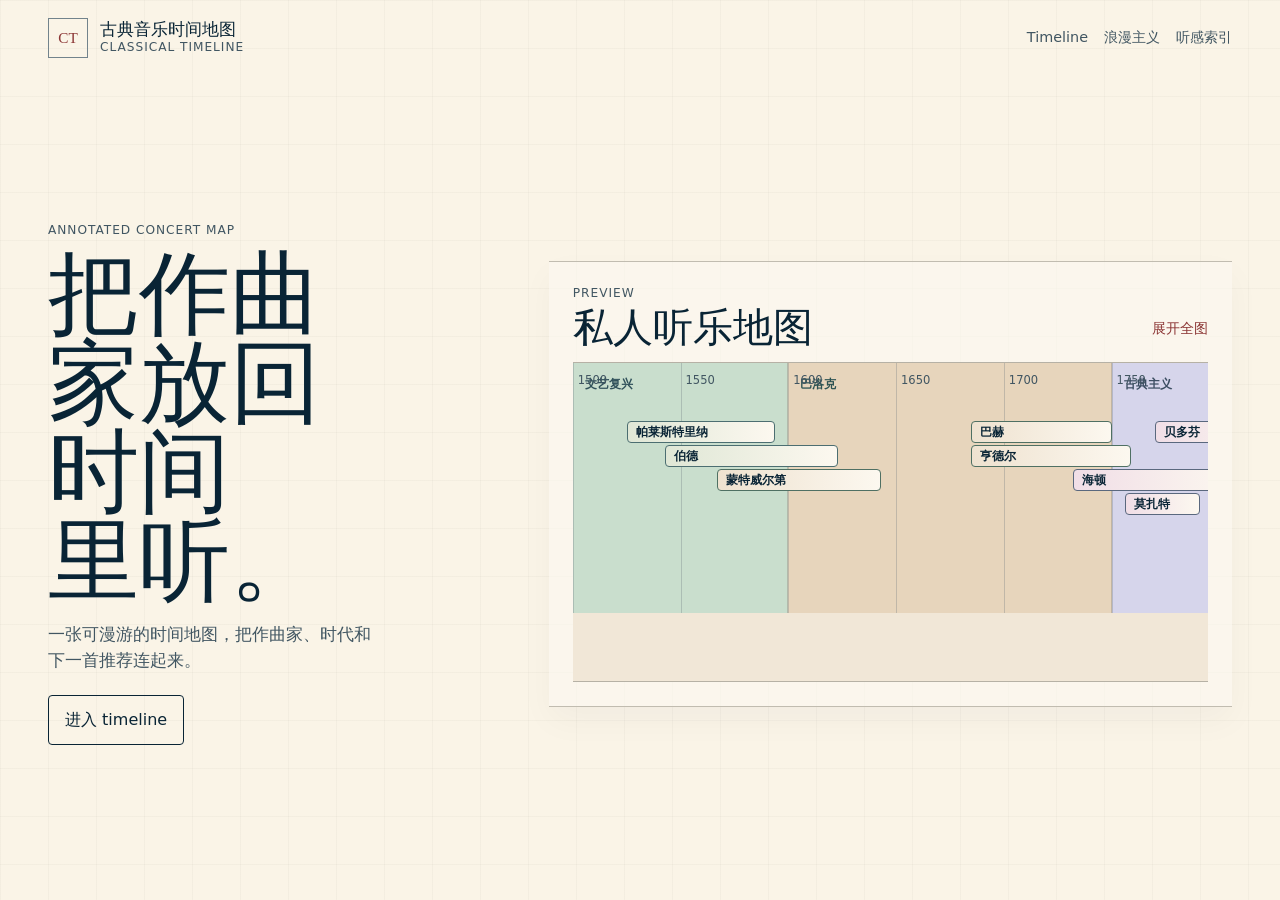
<file: index.html>
<!doctype html>
<html lang="zh-CN">
  <head>
    <meta charset="utf-8">
    <meta name="viewport" content="width=device-width, initial-scale=1, viewport-fit=cover">
    <meta name="description" content="一张面向古典音乐爱好者的互动时间地图。">
    <title>古典音乐时间地图</title>
    <link rel="icon" href="data:,">
    <link rel="stylesheet" href="assets/styles.css">
    <script type="module" src="assets/app.js"></script>
  </head>
  <body data-page="home">
    <a class="skip-link" href="#main-content">跳到主要内容</a>

    <header class="site-header" aria-label="站点导航">
      <a class="brand-mark" href="index.html" aria-label="古典音乐时间地图首页">
        <span class="brand-mark__glyph" aria-hidden="true">CT</span>
        <span>
          <span class="brand-mark__title">古典音乐时间地图</span>
          <span class="brand-mark__subtitle">Classical Timeline</span>
        </span>
      </a>
      <nav class="site-nav" aria-label="主导航">
        <a href="timeline.html">Timeline</a>
        <a href="timeline.html?period=Romantic">浪漫主义</a>
        <a href="timeline.html?mood=水光">听感索引</a>
      </nav>
    </header>

    <main id="main-content">
      <section class="hero-shell" aria-labelledby="home-title">
        <div class="hero-copy">
          <p class="kicker">Annotated Concert Map</p>
          <h1 id="home-title">把作曲家放回时间里听。</h1>
          <p class="hero-lede">
            一张可漫游的时间地图，把作曲家、时代和下一首推荐连起来。
          </p>
          <div class="hero-actions" aria-label="主要入口">
            <a class="button button--primary" href="timeline.html">进入 timeline</a>
          </div>
        </div>

        <section class="atlas-panel" aria-labelledby="preview-title">
          <div class="atlas-panel__head">
            <div>
              <p class="kicker">Preview</p>
              <h2 id="preview-title">私人听乐地图</h2>
            </div>
            <a class="text-link" href="timeline.html">展开全图</a>
          </div>
          <div class="timeline-frame timeline-frame--preview" data-timeline-frame="preview" tabindex="0" aria-label="时间线预览，可拖拽或用方向键平移">
            <div class="timeline" data-timeline="preview" aria-label="古典音乐作曲家时间线预览"></div>
          </div>
          <div class="timeline-note timeline-note--quiet" data-preview-note aria-live="polite"></div>
        </section>
      </section>
    </main>
  </body>
</html>
</file>
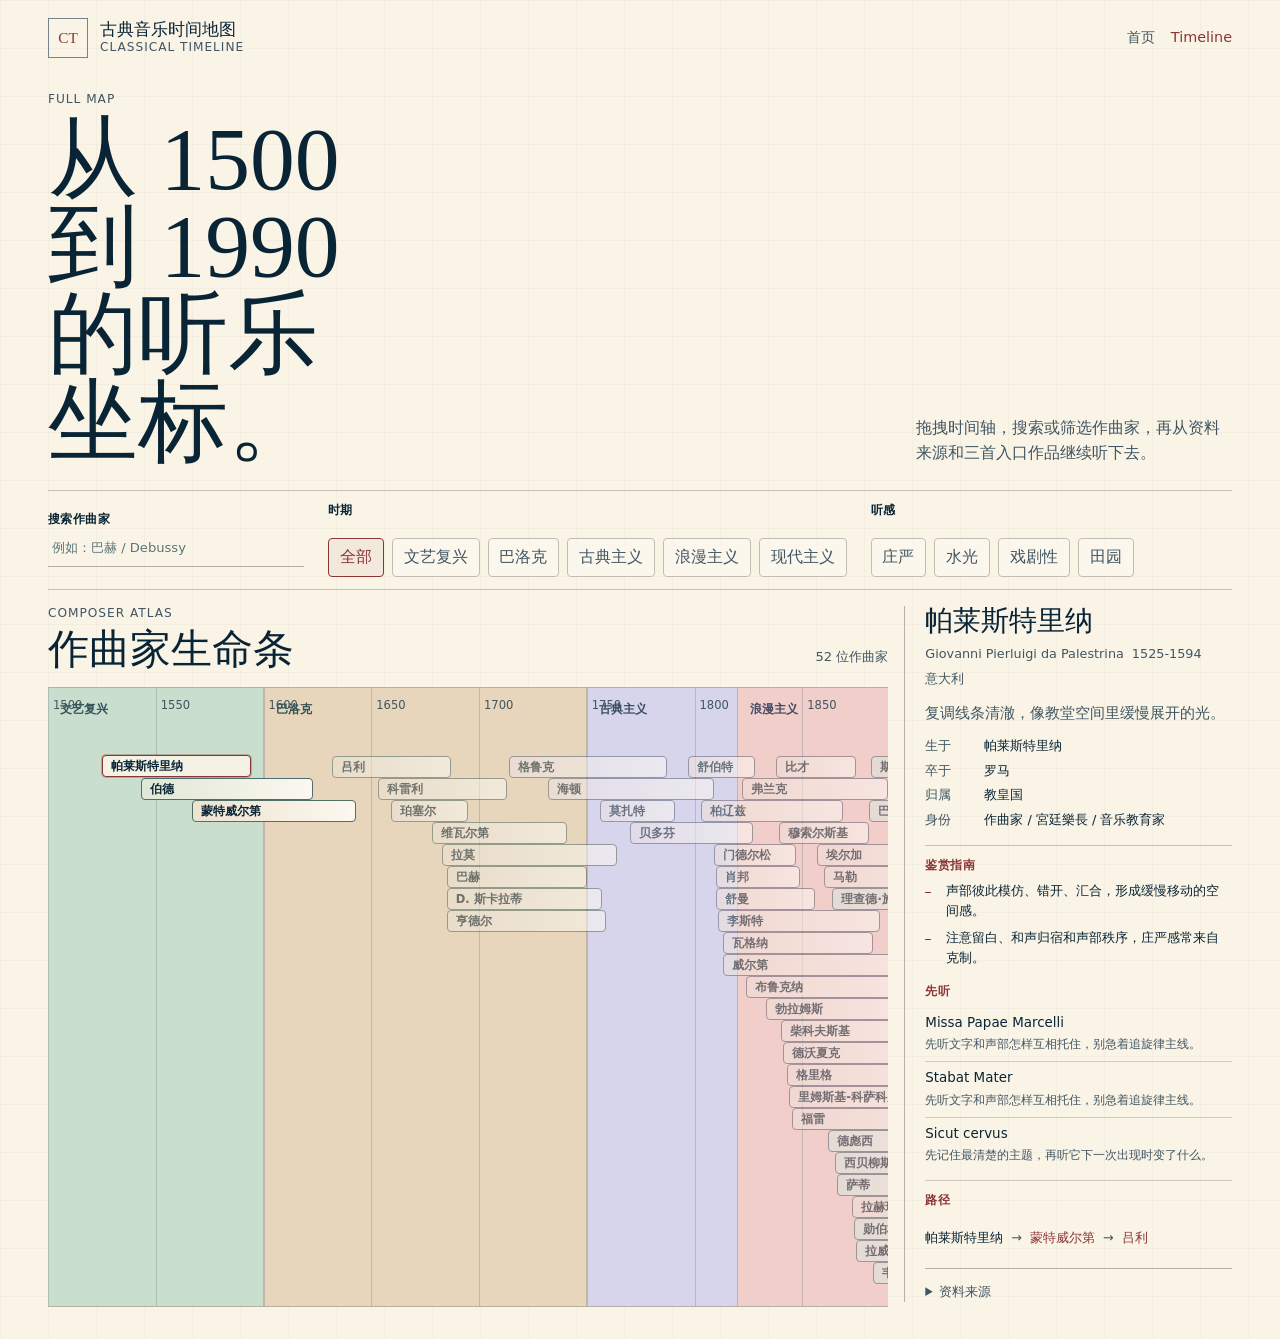
<file: timeline.html>
<!doctype html>
<html lang="zh-CN">
  <head>
    <meta charset="utf-8">
    <meta name="viewport" content="width=device-width, initial-scale=1, viewport-fit=cover">
    <meta name="description" content="按时代、作曲家和听感探索古典音乐时间线。">
    <title>Timeline | 古典音乐时间地图</title>
    <link rel="icon" href="data:,">
    <link rel="stylesheet" href="assets/styles.css">
    <script type="module" src="assets/app.js"></script>
  </head>
  <body data-page="timeline">
    <a class="skip-link" href="#main-content">跳到主要内容</a>

    <header class="site-header" aria-label="站点导航">
      <a class="brand-mark" href="index.html" aria-label="古典音乐时间地图首页">
        <span class="brand-mark__glyph" aria-hidden="true">CT</span>
        <span>
          <span class="brand-mark__title">古典音乐时间地图</span>
          <span class="brand-mark__subtitle">Classical Timeline</span>
        </span>
      </a>
      <nav class="site-nav" aria-label="主导航">
        <a href="index.html">首页</a>
        <a href="timeline.html" aria-current="page">Timeline</a>
      </nav>
    </header>

    <main id="main-content" class="timeline-page">
      <section class="timeline-intro" aria-labelledby="timeline-title">
        <div>
          <p class="kicker">Full Map</p>
          <h1 id="timeline-title">从 1500 到 1990 的听乐坐标。</h1>
        </div>
        <p>拖拽时间轴，搜索或筛选作曲家，再从资料来源和三首入口作品继续听下去。</p>
      </section>

      <section class="explorer-shell" aria-label="时间线探索器">
        <aside class="explorer-controls" aria-label="筛选作曲家">
          <label class="search-field">
            <span>搜索作曲家</span>
            <input type="search" data-search placeholder="例如：巴赫 / Debussy" autocomplete="off">
          </label>

          <div class="filter-group" aria-label="按时期筛选">
            <p class="filter-group__label">时期</p>
            <div class="chip-row" data-period-filters></div>
          </div>

          <div class="filter-group" aria-label="按听感筛选">
            <p class="filter-group__label">听感</p>
            <div class="chip-row">
              <button class="chip" type="button" data-mood="庄严">庄严</button>
              <button class="chip" type="button" data-mood="水光">水光</button>
              <button class="chip" type="button" data-mood="戏剧性">戏剧性</button>
              <button class="chip" type="button" data-mood="田园">田园</button>
            </div>
          </div>
        </aside>

        <section class="timeline-workspace" aria-label="作曲家生命条">
          <div class="workspace-head">
            <div>
              <p class="kicker">Composer Atlas</p>
              <h2>作曲家生命条</h2>
            </div>
            <p class="workspace-count" data-result-count aria-live="polite"></p>
          </div>
          <div class="timeline-frame" data-timeline-frame="full" tabindex="0" aria-label="完整时间线，可拖拽或用方向键平移">
            <div class="timeline" data-timeline="full" aria-label="古典音乐作曲家完整时间线"></div>
          </div>
        </section>

        <aside class="composer-detail" aria-live="polite" aria-label="作曲家赏析线索">
          <div data-detail>
            <h2>选择一个作曲家</h2>
            <p>查看作品与相邻聆听。</p>
          </div>
        </aside>
      </section>
    </main>
  </body>
</html>
</file>
<file: assets/styles.css>
:root {
  color-scheme: light;
  --paper: oklch(96.8% 0.018 84);
  --paper-deep: oklch(93.2% 0.024 82);
  --paper-lift: oklch(98% 0.012 84);
  --ink: oklch(25% 0.045 238);
  --ink-soft: oklch(44% 0.032 235);
  --rule: oklch(76% 0.018 86);
  --rule-strong: oklch(60% 0.025 230);
  --concert-red: oklch(45% 0.118 24);
  --focus: oklch(55% 0.12 24);
  --renaissance: oklch(88% 0.032 152);
  --baroque: oklch(88% 0.038 75);
  --classical: oklch(88% 0.03 288);
  --romantic: oklch(88% 0.04 29);
  --modern: oklch(87% 0.032 210);
  --space-1: 0.25rem;
  --space-2: 0.5rem;
  --space-3: 0.75rem;
  --space-4: 1rem;
  --space-5: 1.25rem;
  --space-6: 1.5rem;
  --space-8: 2rem;
  --space-12: 3rem;
  --space-16: 4rem;
  --radius-sm: 0.25rem;
  --radius-md: 0.5rem;
  --shadow-preview: 0 1rem 3rem oklch(26% 0.045 238 / 0.12);
  --ease-out: cubic-bezier(0.22, 1, 0.36, 1);
  --ease-soft: cubic-bezier(0.16, 1, 0.3, 1);
  --motion-fast: 160ms;
  --motion-base: 280ms;
  --motion-slow: 560ms;
  --font-display: "Iowan Old Style", "Songti SC", "Noto Serif SC", "Source Han Serif SC", Georgia, serif;
  --font-body: "Aptos", "Segoe UI", "Noto Sans SC", "Microsoft YaHei", system-ui, sans-serif;
}

@view-transition {
  navigation: auto;
}

* {
  box-sizing: border-box;
}

html {
  scroll-behavior: smooth;
}

body {
  margin: 0;
  background:
    linear-gradient(90deg, oklch(83% 0.012 84 / 0.14) 1px, transparent 1px) 0 0 / 48px 48px,
    linear-gradient(180deg, oklch(83% 0.012 84 / 0.14) 1px, transparent 1px) 0 0 / 48px 48px,
    var(--paper);
  color: var(--ink);
  font-family: var(--font-body);
  font-size: 1rem;
  line-height: 1.6;
  overflow-x: hidden;
  overflow-wrap: break-word;
  text-rendering: optimizeLegibility;
}

.is-motion-ready .site-header,
.is-motion-ready .hero-copy,
.is-motion-ready .atlas-panel,
.is-motion-ready .timeline-intro > *,
.is-motion-ready .explorer-controls,
.is-motion-ready .timeline-workspace,
.is-motion-ready .composer-detail {
  animation: page-rise-in var(--motion-slow) var(--ease-soft) both;
}

.is-motion-ready .site-header {
  animation-delay: 40ms;
}

.is-motion-ready .hero-copy,
.is-motion-ready .timeline-intro > :first-child {
  animation-delay: 80ms;
}

.is-motion-ready .atlas-panel,
.is-motion-ready .timeline-intro > p,
.is-motion-ready .explorer-controls {
  animation-delay: 150ms;
}

.is-motion-ready .timeline-workspace {
  animation-delay: 210ms;
}

.is-motion-ready .composer-detail {
  animation-delay: 260ms;
}

a {
  color: inherit;
  text-decoration: none;
}

button,
input {
  font: inherit;
}

button {
  cursor: pointer;
}

:focus {
  outline: none;
}

:focus-visible {
  outline: 3px solid var(--focus);
  outline-offset: 3px;
}

.skip-link {
  position: fixed;
  z-index: 10;
  inset-block-start: var(--space-4);
  inset-inline-start: var(--space-4);
  padding: var(--space-2) var(--space-3);
  background: var(--ink);
  color: var(--paper);
  transform: translateY(-150%);
  transition: transform 180ms var(--ease-out);
}

.skip-link:focus {
  transform: translateY(0);
}

.site-header {
  display: flex;
  align-items: center;
  justify-content: space-between;
  gap: var(--space-4);
  padding: var(--space-4) clamp(var(--space-4), 4vw, var(--space-12));
}

.brand-mark {
  display: inline-flex;
  align-items: center;
  gap: var(--space-3);
  min-height: 2.75rem;
}

.brand-mark__glyph {
  display: grid;
  place-items: center;
  width: 2.5rem;
  height: 2.5rem;
  border: 1px solid var(--rule-strong);
  color: var(--concert-red);
  font-family: var(--font-display);
  font-size: 0.95rem;
}

.brand-mark__title,
.brand-mark__subtitle {
  display: block;
}

.brand-mark__title {
  font-family: var(--font-display);
  font-size: 1.05rem;
  line-height: 1.1;
}

.brand-mark__subtitle,
.kicker {
  color: var(--ink-soft);
  font-size: 0.76rem;
  letter-spacing: 0.08em;
  line-height: 1.2;
  text-transform: uppercase;
}

.site-nav {
  display: none;
  align-items: center;
  gap: var(--space-4);
  color: var(--ink-soft);
  font-size: 0.9rem;
}

.site-nav a {
  min-height: 2.75rem;
  display: inline-flex;
  align-items: center;
}

.site-nav a:hover,
.site-nav a[aria-current="page"] {
  color: var(--concert-red);
}

.hero-shell {
  display: grid;
  gap: clamp(var(--space-8), 6vw, var(--space-16));
  min-width: 0;
  min-height: calc(100svh - 4.75rem);
  padding: var(--space-6) clamp(var(--space-4), 4vw, var(--space-12)) var(--space-8);
}

.hero-copy {
  align-self: center;
  min-width: 0;
}

.kicker {
  margin: 0 0 var(--space-3);
}

h1,
h2,
h3,
p {
  margin-block-start: 0;
}

h1,
h2,
h3 {
  font-family: var(--font-display);
  font-weight: 500;
  line-height: 1.05;
  text-wrap: balance;
}

h1 {
  max-width: 7.2ch;
  margin-block-end: var(--space-4);
  font-size: clamp(3.1rem, 7.1vw, 5.75rem);
  line-height: 0.98;
}

h2 {
  font-size: clamp(1.7rem, 4vw, 3rem);
}

.hero-lede {
  max-width: min(31ch, 100%);
  color: var(--ink-soft);
  font-size: clamp(1rem, 1.3vw, 1.12rem);
}

.hero-actions {
  display: flex;
  flex-wrap: wrap;
  gap: var(--space-3);
  margin-block: var(--space-5) 0;
}

.button {
  display: inline-flex;
  align-items: center;
  justify-content: center;
  min-height: 2.75rem;
  border: 1px solid var(--ink);
  border-radius: var(--radius-sm);
  padding: 0.7rem 1rem;
  transition:
    background-color var(--motion-fast) var(--ease-out),
    color var(--motion-fast) var(--ease-out),
    border-color var(--motion-fast) var(--ease-out),
    transform var(--motion-fast) var(--ease-out);
}

.button:hover {
  transform: translateY(-1px);
}

.button--primary {
  background: var(--ink);
  color: var(--paper-lift);
}

.button--primary:hover {
  background: var(--concert-red);
  border-color: var(--concert-red);
}

.atlas-panel {
  background: color-mix(in oklch, var(--paper-lift) 62%, transparent);
  border-block: 1px solid color-mix(in oklch, var(--rule) 84%, var(--paper-lift) 16%);
  border-inline: 0;
}

.atlas-panel {
  align-self: center;
  min-width: 0;
  padding: clamp(var(--space-4), 2vw, var(--space-6));
  box-shadow: 0 0.85rem 2rem oklch(26% 0.045 238 / 0.035);
  transform-origin: center;
}

.hero-actions .button--primary {
  background: transparent;
  color: var(--ink);
}

.hero-actions .button--primary:hover {
  background: transparent;
  border-color: var(--concert-red);
  color: var(--concert-red);
}

.atlas-panel .atlas-panel__head {
  margin-block-end: var(--space-3);
}

.atlas-panel .kicker,
.timeline-intro .kicker,
.workspace-head .kicker {
  margin-block-end: var(--space-2);
}

.atlas-panel__head h2 {
  font-size: clamp(1.7rem, 3.1vw, 2.65rem);
}

.atlas-panel__head,
.workspace-head {
  display: flex;
  align-items: end;
  justify-content: space-between;
  gap: var(--space-4);
  margin-block-end: var(--space-4);
}

.atlas-panel__head h2,
.workspace-head h2,
.section-heading h2 {
  margin: 0;
}

.text-link {
  min-height: 2.75rem;
  display: inline-flex;
  align-items: center;
  color: var(--concert-red);
  font-size: 0.9rem;
}

.timeline-frame {
  position: relative;
  width: 100%;
  max-width: 100%;
  min-width: 0;
  overflow: auto;
  border-block: 1px solid var(--rule);
  border-inline: 0;
  background: var(--paper-deep);
  cursor: grab;
  scroll-behavior: smooth;
  scrollbar-width: none;
  overscroll-behavior-inline: contain;
  touch-action: pan-y;
  view-transition-name: atlas-map;
}

::view-transition-group(atlas-map) {
  animation-timing-function: var(--ease-soft);
  animation-duration: 640ms;
  z-index: 2;
}

::view-transition-old(root) {
  animation: atlas-root-out 120ms var(--ease-out) both;
}

::view-transition-new(root) {
  animation: atlas-root-in 240ms var(--ease-out) 180ms both;
}

::view-transition-old(atlas-map),
::view-transition-new(atlas-map) {
  height: 100%;
  overflow: clip;
}

::view-transition-old(atlas-map) {
  animation: atlas-map-old 220ms var(--ease-out) both;
}

::view-transition-new(atlas-map) {
  animation: atlas-map-new 640ms var(--ease-soft) both;
}

@keyframes atlas-root-out {
  to {
    opacity: 0;
  }
}

@keyframes atlas-root-in {
  from {
    opacity: 0;
  }

  to {
    opacity: 1;
  }
}

@keyframes atlas-map-old {
  to {
    opacity: 0.16;
    transform: scale(1.012);
  }
}

@keyframes atlas-map-new {
  from {
    opacity: 0.78;
    transform: scale(0.994);
  }

  to {
    opacity: 1;
    transform: scale(1);
  }
}

@keyframes page-rise-in {
  from {
    opacity: 0;
    translate: 0 0.7rem;
  }

  to {
    opacity: 1;
    translate: 0 0;
  }
}

.timeline-frame::-webkit-scrollbar {
  display: none;
}

.timeline-frame.is-dragging {
  cursor: grabbing;
  scroll-behavior: auto;
  user-select: none;
}

.timeline-frame--preview {
  height: clamp(15rem, 36vh, 20rem);
  cursor: zoom-in;
}

.timeline-frame--preview.is-dragging {
  cursor: grabbing;
}

.timeline-note {
  display: grid;
  gap: var(--space-1);
  margin-block-start: var(--space-3);
  border-block-start: 1px solid var(--rule);
  padding-block-start: var(--space-3);
  color: var(--ink-soft);
}

.timeline-note:not(:empty) {
  animation: detail-rise-in var(--motion-base) var(--ease-soft) both;
}

.timeline-note:empty {
  display: none;
}

.timeline-note--quiet {
  border-block-start: 0;
  padding-block-start: var(--space-2);
}

.timeline-note--quiet p {
  display: flex;
  flex-wrap: wrap;
  gap: var(--space-2);
}

.timeline-note__name {
  margin: 0;
  color: var(--concert-red);
  font-weight: 700;
}

.timeline-note p {
  margin: 0;
}

.timeline {
  position: relative;
  min-width: 66rem;
  min-height: 36rem;
  isolation: isolate;
}

.is-motion-ready .period-band {
  animation: band-wash-in 460ms var(--ease-soft) both;
}

.timeline:empty::after {
  content: "";
  position: absolute;
  inset: 0;
  background:
    linear-gradient(90deg, transparent 0 24%, oklch(57% 0.018 240 / 0.14) 24.2% 24.35%, transparent 24.55% 100%),
    linear-gradient(180deg, transparent 0 30%, oklch(57% 0.018 240 / 0.08) 30.2% 30.35%, transparent 30.55% 100%);
  background-size: 16rem 100%, 100% 4.5rem;
  opacity: 0.55;
}

.timeline--preview {
  min-width: 66rem;
  min-height: 16rem;
}

.period-band {
  position: absolute;
  z-index: 0;
  inset-block: 0;
  border-inline-end: 1px solid oklch(65% 0.018 84 / 0.45);
  background: var(--period-color);
}

.period-band__label {
  position: sticky;
  inset-block-start: var(--space-3);
  display: inline-flex;
  margin: var(--space-3);
  color: color-mix(in oklch, var(--ink) 74%, var(--period-color) 26%);
  font-size: 0.76rem;
  font-weight: 600;
}

.year-tick {
  position: absolute;
  z-index: 1;
  inset-block: 0;
  border-inline-start: 1px solid oklch(57% 0.018 240 / 0.32);
}

.year-tick span {
  position: sticky;
  inset-block-start: var(--space-2);
  display: inline-block;
  margin-inline-start: var(--space-1);
  color: var(--ink-soft);
  font-size: 0.72rem;
  font-variant-numeric: tabular-nums;
}

.composer-bar {
  position: absolute;
  z-index: 2;
  display: flex;
  align-items: center;
  min-width: 3.5rem;
  min-height: 1.38rem;
  border: 1px solid color-mix(in oklch, var(--ink) 58%, var(--period-color) 42%);
  border-radius: var(--radius-sm);
  background:
    linear-gradient(90deg, color-mix(in oklch, var(--period-color) 62%, var(--paper-lift) 38%), var(--paper-lift));
  color: var(--ink);
  font-size: 0.72rem;
  font-weight: 600;
  line-height: 1.15;
  overflow: hidden;
  padding: 0 var(--space-2);
  text-align: start;
  white-space: nowrap;
  transition:
    transform var(--motion-fast) var(--ease-out),
    opacity var(--motion-fast) var(--ease-out),
    filter var(--motion-fast) var(--ease-out),
    border-color var(--motion-fast) var(--ease-out),
    background-color var(--motion-fast) var(--ease-out),
    box-shadow var(--motion-fast) var(--ease-out);
}

.is-motion-ready .composer-bar {
  animation: map-mark-in 360ms var(--ease-soft) backwards;
  animation-delay: var(--bar-delay, 0ms);
}

.composer-bar:hover,
.composer-bar:focus-visible {
  z-index: 4;
  border-color: var(--concert-red);
  box-shadow: 0 0 0 2px oklch(58% 0.1 24 / 0.12);
  transform: translateY(-1px);
}

.composer-bar.is-active {
  z-index: 5;
  border-color: var(--concert-red);
  background: color-mix(in oklch, var(--paper-lift) 78%, var(--period-color) 22%);
  box-shadow: 0 0 0 1px oklch(45% 0.118 24 / 0.32);
  color: var(--ink);
  transform: translateY(-1px);
}

.composer-bar.is-related {
  opacity: 1;
}

.composer-bar.is-muted {
  opacity: 0.56;
  filter: saturate(0.68);
}

.composer-bar.is-hidden {
  display: none;
}

.timeline-page {
  min-width: 0;
  padding: var(--space-4) clamp(var(--space-4), 4vw, var(--space-12)) var(--space-8);
}

.timeline-intro {
  display: flex;
  align-items: end;
  justify-content: space-between;
  gap: var(--space-4);
  margin-block-end: var(--space-6);
}

.timeline-intro > * {
  min-width: 0;
}

.timeline-intro h1 {
  max-width: 9ch;
  margin: 0;
  font-size: clamp(3rem, 7vw, 5.9rem);
  line-height: 0.98;
}

.timeline-intro > p {
  max-width: 31ch;
  margin: 0;
  color: var(--ink-soft);
}

.explorer-shell {
  display: grid;
  gap: var(--space-4);
  min-width: 0;
}

.explorer-controls,
.composer-detail {
  min-width: 0;
  padding: 0;
}

.explorer-controls {
  display: flex;
  flex-wrap: wrap;
  align-items: center;
  gap: var(--space-3) var(--space-6);
  border-block: 1px solid color-mix(in oklch, var(--rule) 72%, transparent);
  padding-block: var(--space-3);
}

.search-field {
  display: grid;
  gap: var(--space-1);
  position: relative;
  width: min(16rem, 100%);
  margin: 0;
  color: var(--ink-soft);
  font-size: 0.82rem;
}

.filter-group {
  display: grid;
  gap: var(--space-2);
}

.search-field span,
.filter-group__label,
.detail-section-label {
  color: var(--ink);
  font-size: 0.76rem;
  font-weight: 700;
  letter-spacing: 0.04em;
  line-height: 1.2;
}

.search-field input {
  width: 100%;
  min-width: 0;
  min-height: 2.3rem;
  border: 0;
  border-block-end: 1px solid var(--rule);
  border-radius: 0;
  background: transparent;
  color: var(--ink);
  padding: 0 var(--space-1);
}

.search-field input::placeholder {
  color: color-mix(in oklch, var(--ink-soft) 80%, var(--paper) 20%);
}

.filter-group + .filter-group {
  margin-block-start: 0;
}

.chip-row {
  display: flex;
  flex-wrap: wrap;
  gap: var(--space-2);
}

.chip {
  min-height: 2.35rem;
  border: 1px solid color-mix(in oklch, var(--rule) 82%, var(--paper-lift) 18%);
  border-radius: var(--radius-sm);
  background: color-mix(in oklch, var(--paper-lift) 72%, transparent);
  color: var(--ink-soft);
  padding: 0.36rem 0.68rem;
  transition:
    border-color var(--motion-fast) var(--ease-out),
    color var(--motion-fast) var(--ease-out),
    background-color var(--motion-fast) var(--ease-out),
    translate var(--motion-fast) var(--ease-out);
}

.chip:hover,
.chip[aria-pressed="true"] {
  border-color: var(--concert-red);
  color: var(--concert-red);
}

.chip:hover {
  translate: 0 -1px;
}

.chip[aria-pressed="true"] {
  background: color-mix(in oklch, var(--concert-red) 8%, var(--paper-lift) 92%);
}

.timeline-workspace {
  min-width: 0;
}

.workspace-count {
  margin: 0 0 var(--space-1);
  color: var(--ink-soft);
  font-size: 0.82rem;
}

.workspace-head h2 {
  font-size: clamp(1.7rem, 3.2vw, 2.7rem);
}

.composer-detail {
  align-self: start;
  border-block-start: 1px solid var(--rule);
  padding-block-start: var(--space-4);
}

.composer-detail [data-detail].is-detail-entering {
  animation: detail-rise-in var(--motion-base) var(--ease-soft) both;
}

.composer-detail h2 {
  margin-block-end: var(--space-2);
  font-size: clamp(1.35rem, 2.2vw, 1.72rem);
  line-height: 1.12;
}

.detail-meta {
  display: flex;
  flex-wrap: wrap;
  gap: var(--space-1) var(--space-2);
  margin-block: 0 var(--space-3);
  color: var(--ink-soft);
  font-size: 0.8rem;
}

.detail-vibe {
  margin: 0;
  color: var(--ink-soft);
  font-size: 0.92rem;
}

.detail-facts {
  display: grid;
  gap: 0.38rem;
  margin: var(--space-3) 0 0;
}

.detail-facts div {
  display: grid;
  grid-template-columns: 3.2rem minmax(0, 1fr);
  gap: var(--space-2);
}

.detail-facts dt,
.detail-facts dd {
  margin: 0;
  font-size: 0.8rem;
  line-height: 1.45;
}

.detail-facts dt {
  color: var(--ink-soft);
}

.detail-facts dd {
  color: var(--ink);
}

.listening-guide {
  margin-block-start: var(--space-4);
  border-block-start: 1px solid color-mix(in oklch, var(--rule) 74%, transparent);
  padding-block-start: var(--space-3);
}

.detail-section-label {
  margin: 0 0 var(--space-2);
  color: var(--concert-red);
}

.guide-list {
  display: grid;
  gap: 0.42rem;
  margin: 0;
  padding: 0;
  list-style: none;
}

.guide-list li {
  display: grid;
  grid-template-columns: 0.8rem minmax(0, 1fr);
  gap: var(--space-2);
  color: var(--ink);
  font-size: 0.84rem;
  line-height: 1.5;
}

.guide-list li::before {
  content: "";
  width: 0.38rem;
  height: 1px;
  margin-block-start: 0.72rem;
  background: var(--concert-red);
}

.detail-works {
  display: grid;
  gap: var(--space-2);
  margin-block-start: var(--space-4);
}

.work-guide-list {
  display: grid;
  gap: var(--space-2);
  margin: 0;
  padding: 0;
  list-style: none;
}

.work-guide-list li {
  display: grid;
  gap: 0.22rem;
  border-block-start: 1px solid color-mix(in oklch, var(--rule) 60%, transparent);
  padding-block-start: var(--space-2);
}

.work-guide-list li:first-child {
  border-block-start: 0;
  padding-block-start: 0;
}

.work-guide-list span {
  color: var(--ink-soft);
  font-size: 0.78rem;
  line-height: 1.45;
}

.work-link {
  display: inline-flex;
  align-items: center;
  border: 0;
  background: transparent;
  color: var(--ink);
  padding: 0;
  font-size: 0.84rem;
  line-height: 1.25;
}

.work-link:not(.work-link--source) {
  color: var(--ink-soft);
}

.work-link--source {
  text-decoration: none;
  text-decoration-thickness: 1px;
  text-underline-offset: 0.22em;
}

.work-link--source:hover,
.work-link--source:focus-visible {
  color: var(--concert-red);
  text-decoration: underline;
}

.listening-path {
  display: grid;
  gap: var(--space-2);
  margin-block-start: var(--space-4);
  border-block-start: 1px solid color-mix(in oklch, var(--rule) 64%, transparent);
  padding-block-start: var(--space-3);
}

.listening-path div {
  display: flex;
  flex-wrap: wrap;
  align-items: center;
  gap: 0.25rem var(--space-2);
}

.path-node {
  display: inline-flex;
  align-items: center;
  min-height: 1.8rem;
  border: 0;
  background: transparent;
  color: var(--ink);
  padding: 0;
  font-size: 0.84rem;
  line-height: 1.3;
}

.path-node:not(.is-current) {
  color: var(--concert-red);
}

.path-node:not(.is-current):hover,
.path-node:not(.is-current):focus-visible {
  text-decoration: underline;
  text-decoration-thickness: 1px;
  text-underline-offset: 0.22em;
}

.path-arrow {
  color: var(--ink-soft);
  font-size: 0.8rem;
}

.source-drawer {
  margin-block-start: var(--space-4);
  border-block-start: 1px solid var(--rule);
  padding-block-start: var(--space-3);
}

.source-drawer summary {
  color: var(--ink-soft);
  cursor: pointer;
  font-size: 0.82rem;
  transition: color var(--motion-fast) var(--ease-out);
}

.source-drawer summary:hover,
.source-drawer summary:focus-visible {
  color: var(--concert-red);
}

.source-extra-facts {
  display: grid;
  gap: 0.35rem;
  margin: var(--space-3) 0 0;
}

.source-extra-facts div {
  display: grid;
  grid-template-columns: 3.2rem minmax(0, 1fr);
  gap: var(--space-2);
}

.source-extra-facts dt,
.source-extra-facts dd {
  margin: 0;
  font-size: 0.78rem;
  line-height: 1.45;
}

.source-extra-facts dt,
.source-extra-facts dd,
.source-links a {
  color: var(--ink-soft);
}

.source-links {
  display: flex;
  flex-wrap: wrap;
  gap: var(--space-2);
  margin-block-start: var(--space-3);
}

.source-links a {
  font-size: 0.82rem;
  text-decoration: underline;
  text-decoration-thickness: 1px;
  text-underline-offset: 0.2em;
}

.source-links a:hover {
  color: var(--concert-red);
}

.empty-state {
  padding: var(--space-8);
  color: var(--ink-soft);
}

@keyframes band-wash-in {
  from {
    opacity: 0;
  }

  to {
    opacity: 1;
  }
}

@keyframes map-mark-in {
  from {
    opacity: 0;
    translate: 0 0.3rem;
  }

  to {
    opacity: 1;
    translate: 0 0;
  }
}

@keyframes detail-rise-in {
  from {
    opacity: 0;
    translate: 0 0.35rem;
  }

  to {
    opacity: 1;
    translate: 0 0;
  }
}

@media (min-width: 48rem) {
  .site-nav {
    display: flex;
  }

  .timeline-intro {
    align-items: end;
  }
}

@media (min-width: 64rem) {
  .hero-shell {
    grid-template-columns: minmax(24rem, 0.78fr) minmax(34rem, 1.22fr);
    align-items: center;
  }

  .explorer-shell {
    grid-template-columns: minmax(33rem, 2fr) minmax(20rem, 0.78fr);
    align-items: start;
  }

  .explorer-controls {
    grid-column: 1 / -1;
  }

  .composer-detail {
    position: sticky;
    inset-block-start: var(--space-4);
  }

  .composer-detail {
    border-block-start: 0;
    border-inline-start: 1px solid var(--rule);
    padding-block-start: 0;
    padding-inline-start: var(--space-5);
  }
}

@media (max-width: 47.99rem) {
  .site-header {
    align-items: flex-start;
  }

  .hero-shell {
    gap: var(--space-16);
    min-height: auto;
    padding-block-start: var(--space-12);
  }

  .hero-copy {
    align-self: start;
  }

  .hero-shell,
  .timeline-page,
  .site-header {
    max-width: 100vw;
    overflow-x: clip;
  }

  .hero-copy,
  .atlas-panel,
  .timeline-intro,
  .timeline-intro p,
  .explorer-shell,
  .explorer-controls,
  .timeline-workspace,
  .composer-detail {
    max-width: calc(100vw - (var(--space-4) * 2));
  }

  .atlas-panel,
  .timeline-workspace,
  .explorer-controls,
  .composer-detail {
    width: calc(100vw - (var(--space-4) * 2));
  }

  .hero-lede,
  .timeline-intro > p {
    max-width: 29ch;
  }

  .search-field input {
    max-width: 20rem;
  }

  h1 {
    max-width: 9ch;
  }

  .atlas-panel__head,
  .workspace-head {
    align-items: start;
    flex-direction: column;
  }

  .timeline {
    min-width: 54rem;
  }

  .timeline-intro {
    align-items: start;
    flex-direction: column;
  }

  .timeline-intro h1 {
    max-width: 8.8ch;
    font-size: clamp(2.9rem, 14vw, 4.4rem);
  }

  .filter-group {
    width: 100%;
  }

}

@media (prefers-reduced-motion: reduce) {
  .timeline-frame {
    view-transition-name: none;
  }

  *,
  *::before,
  *::after {
    scroll-behavior: auto !important;
    transition-duration: 0.01ms !important;
    animation-duration: 0.01ms !important;
    animation-delay: 0ms !important;
    animation-iteration-count: 1 !important;
  }
}
</file>
